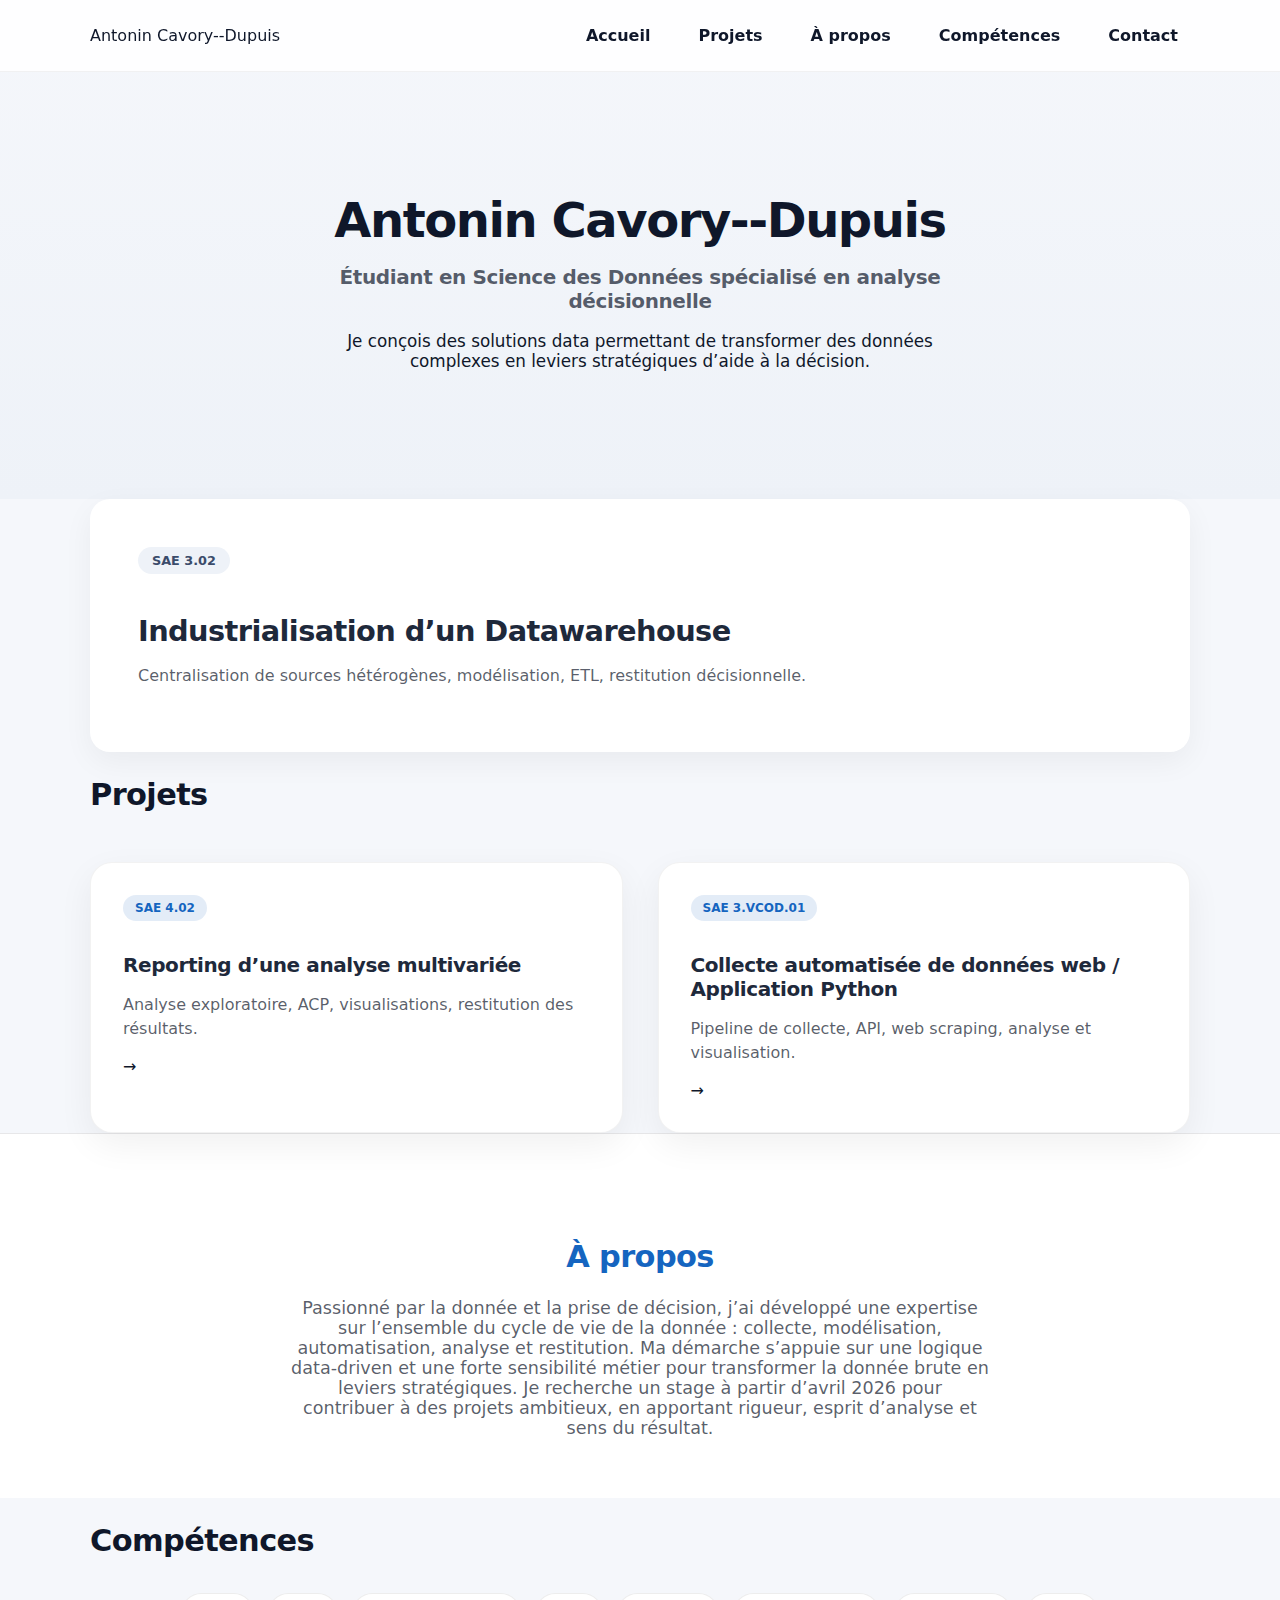
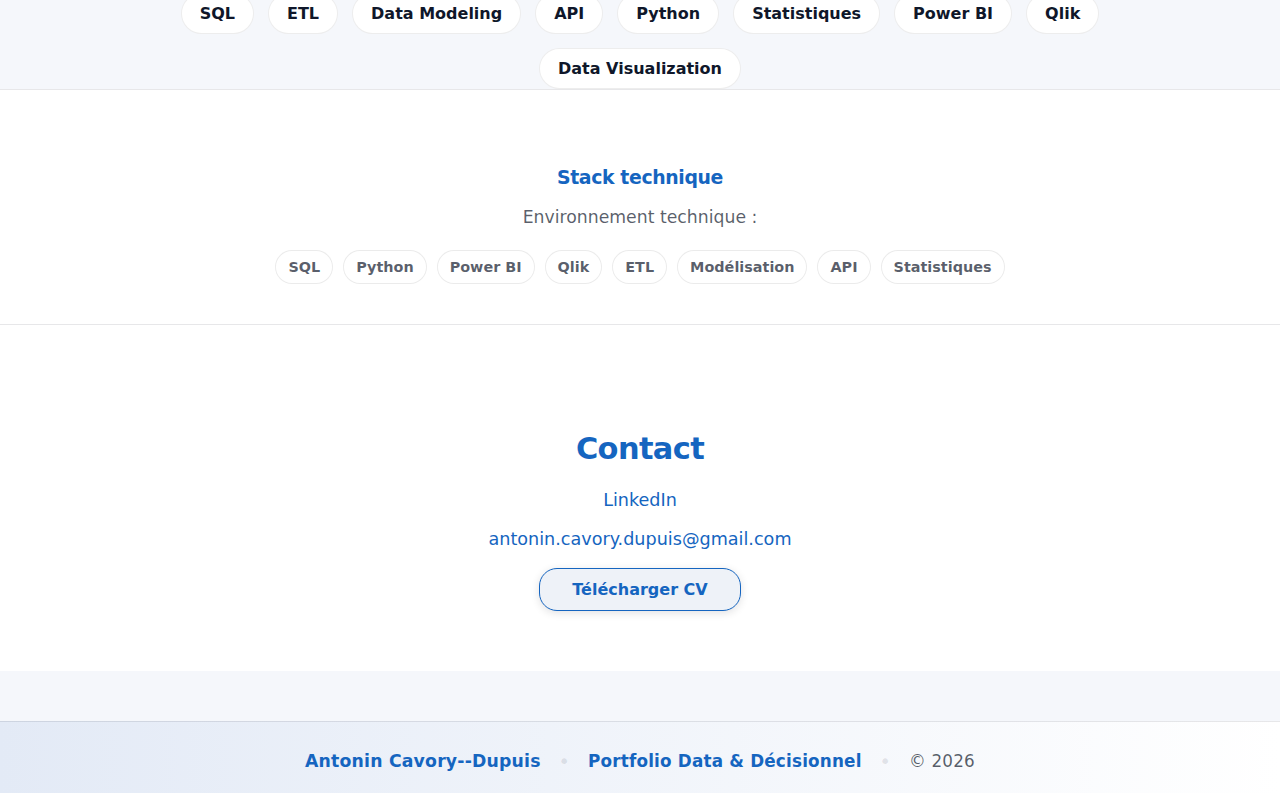
<file: index.html>
<!DOCTYPE html>
<html lang="fr">
<head>
  <meta charset="UTF-8" />
  <meta name="viewport" content="width=device-width, initial-scale=1.0" />
  <title>Antonin Cavory--Dupuis | Portfolio Data Analyst</title>

  <!-- IMPORTANT GitHub Pages: chemins relatifs -->
  <link rel="stylesheet" href="./style.css" />
</head>

<body>
  <!-- NAVBAR (match CSS: .nav-inner, .brand, .nav-links) -->
  <header class="navbar">
    <div class="container nav-inner">
      <a class="brand" href="./index.html#accueil">Antonin Cavory--Dupuis</a>

      <nav class="nav-links" aria-label="Navigation principale">
        <a href="./index.html#accueil">Accueil</a>
        <a href="./index.html#projets">Projets</a>
        <a href="./index.html#apropos">À propos</a>
        <a href="./index.html#competences">Compétences</a>
        <a href="./index.html#contact">Contact</a>
      </nav>
    </div>
  </header>

  <main>
    <!-- HERO (match CSS: .hero + .hero-content) -->
    <section id="accueil" class="hero">
      <div class="container hero-content">
        <h1 class="hero-name">Antonin Cavory--Dupuis</h1>
        <h2 class="hero-title">Étudiant en Science des Données spécialisé en analyse décisionnelle</h2>
        <p class="hero-impact">
          Je conçois des solutions data permettant de transformer des données complexes en leviers stratégiques d’aide à la décision.
        </p>
      </div>
    </section>

<!-- PROJET PHARE -->
<section id="projet-phare" class="featured-project-section">
  <div class="container">
    <a href="./projects/sae-3-02-datawarehouse.html" 
       class="featured-project-card" 
       aria-label="Voir le projet Datawarehouse SAE 3.02">
      <div class="featured-project-content">
        <span class="project-tag">SAE 3.02</span>
        <h2>Industrialisation d’un Datawarehouse</h2>
        <p class="project-desc">
          Centralisation de sources hétérogènes, modélisation, ETL, restitution décisionnelle.
        </p>
      </div>
    </a>
  </div>
</section>

    <!-- PROJETS -->
    <section id="projets" class="projects-section">
      <div class="container">
        <h2>Projets</h2>

        <div class="projects-grid">
          <a href="./projects/sae-4-02-reporting-multivarie.html" class="project-card project-link" aria-label="Voir le projet Reporting multivarié SAE 4.02">
            <div class="project-badges"><span class="project-badge">SAE 4.02</span></div>
            <h3>Reporting d’une analyse multivariée</h3>
            <p class="project-desc">Analyse exploratoire, ACP, visualisations, restitution des résultats.</p>
            <span class="project-link-arrow" aria-hidden="true">→</span>
          </a>

          <a href="./projects/sae-3-vcod-01-collecte-web.html" class="project-card project-link" aria-label="Voir le projet Collecte web SAE 3.VCOD.01">
            <div class="project-badges"><span class="project-badge">SAE 3.VCOD.01</span></div>
            <h3>Collecte automatisée de données web / Application Python</h3>
            <p class="project-desc">Pipeline de collecte, API, web scraping, analyse et visualisation.</p>
            <span class="project-link-arrow" aria-hidden="true">→</span>
          </a>
        </div>
      </div>
    </section>

    <!-- A PROPOS -->
    <section id="apropos" class="about-section">
      <div class="container">
        <h2>À propos</h2>
        <p>
          Passionné par la donnée et la prise de décision, j’ai développé une expertise sur l’ensemble du cycle de vie de la donnée :
          collecte, modélisation, automatisation, analyse et restitution. Ma démarche s’appuie sur une logique data-driven et une forte
          sensibilité métier pour transformer la donnée brute en leviers stratégiques. Je recherche un stage à partir d’avril 2026 pour
          contribuer à des projets ambitieux, en apportant rigueur, esprit d’analyse et sens du résultat.
        </p>
      </div>
    </section>

    <!-- COMPETENCES (match CSS: .skills-grid) -->
    <section id="competences" class="skills-section">
      <div class="container">
        <h2>Compétences</h2>

        <div class="skills-grid" aria-label="Compétences clés">
          <span>SQL</span>
          <span>ETL</span>
          <span>Data Modeling</span>
          <span>API</span>
          <span>Python</span>
          <span>Statistiques</span>
          <span>Power BI</span>
          <span>Qlik</span>
          <span>Data Visualization</span>
        </div>
      </div>
    </section>

    <!-- STACK (corrigé: .stack-list doit être un UL + LI) -->
    <section id="stack" class="stack-section">
      <div class="container">
        <h2>Stack technique</h2>

        <div class="stack-content">
          <span>Environnement technique :</span>
          <ul class="stack-list" aria-label="Technologies">
            <li>SQL</li>
            <li>Python</li>
            <li>Power BI</li>
            <li>Qlik</li>
            <li>ETL</li>
            <li>Modélisation</li>
            <li>API</li>
            <li>Statistiques</li>
          </ul>
        </div>
      </div>
    </section>

    <!-- CONTACT -->
    <section id="contact" class="contact-section">
      <div class="container">
        <h2>Contact</h2>

        <div class="contact-links">
          <a href="https://www.linkedin.com/in/antonin-cavory-dupuis" target="_blank" rel="noopener" class="contact-link">LinkedIn</a>
          <a href="mailto:antonin.cavory.dupuis@gmail.com" class="contact-link">antonin.cavory.dupuis@gmail.com</a>
          <a href="./assets/CV.pdf" class="btn-secondary" download aria-label="Télécharger mon CV">Télécharger CV</a>
        </div>
      </div>
    </section>
  </main>

  <!-- FOOTER (match CSS: .footer ...) -->
  <footer class="footer">
    <div class="container footer-content">
      <span class="footer-name">Antonin Cavory--Dupuis</span>
      <span class="footer-sep">•</span>
      <span class="footer-role">Portfolio Data &amp; Décisionnel</span>
      <span class="footer-sep">•</span>
      <span class="footer-year">© 2026</span>
    </div>
  </footer>

  <script defer src="./script.js"></script>
</body>
</html>
</file>
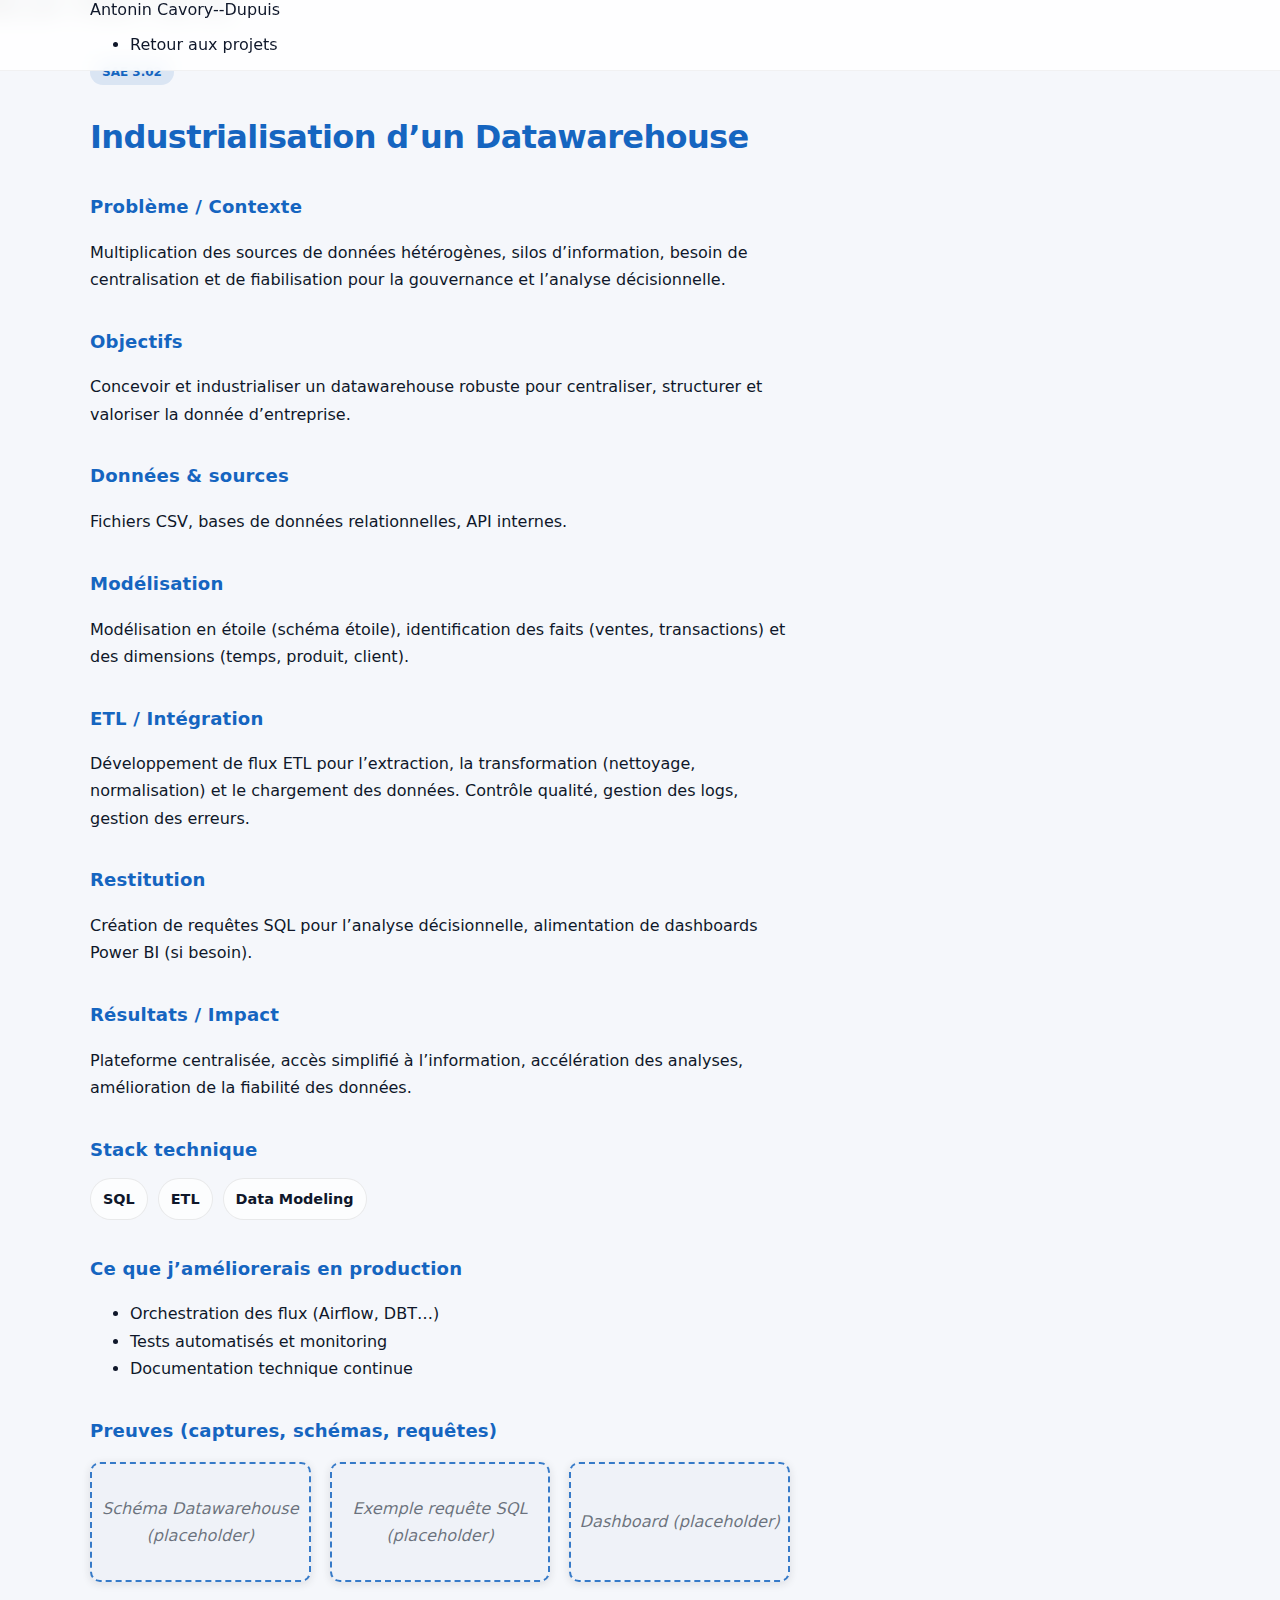
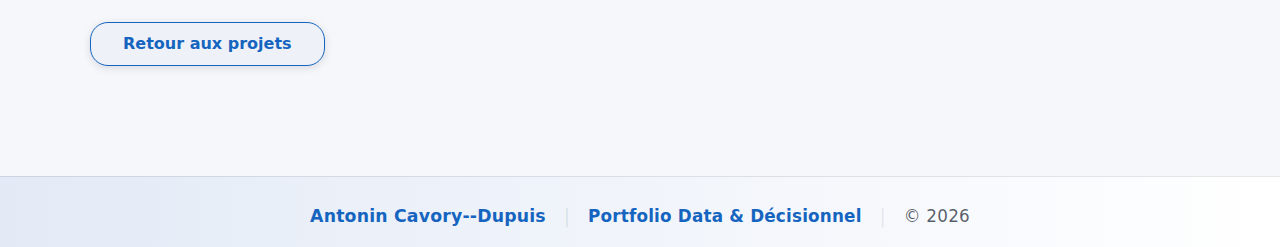
<file: projects/sae-3-02-datawarehouse.html>
<!DOCTYPE html>
<html lang="fr">
<head>
    <meta charset="UTF-8">
    <meta name="viewport" content="width=device-width, initial-scale=1.0">
    <title>SAE 3.02 – Industrialisation d’un Datawarehouse | Antonin Cavory--Dupuis</title>
    <meta name="description" content="Projet phare : Industrialisation d’un Datawarehouse (SAE 3.02) – Antonin Cavory--Dupuis. Centralisation, modélisation, ETL, restitution décisionnelle.">
    <link rel="stylesheet" href="../style.css">
    <link rel="icon" type="image/x-icon" href="../assets/favicon.ico">
    <meta property="og:title" content="SAE 3.02 – Industrialisation d’un Datawarehouse | Antonin Cavory--Dupuis">
    <meta property="og:description" content="Projet phare : Industrialisation d’un Datawarehouse (SAE 3.02) – Centralisation, modélisation, ETL, restitution décisionnelle.">
</head>
<body>
    <header class="navbar">
        <div class="container nav-container">
            <div class="logo">Antonin Cavory--Dupuis</div>
            <nav>
                <ul>
                    <li><a href="../index.html#projets">Retour aux projets</a></li>
                </ul>
            </nav>
        </div>
    </header>
    <main>
        <nav class="breadcrumb" aria-label="Fil d’Ariane">
            <a href="../index.html">Accueil</a> &gt; <a href="../index.html#projets">Projets</a> &gt; <span>SAE 3.02</span>
        </nav>
        <section class="project-case-study">
            <div class="container">
                <div class="project-header">
                    <span class="project-badge">SAE 3.02</span>
                    <h1>Industrialisation d’un Datawarehouse</h1>
                </div>
                <div class="project-sections">
                    <section>
                        <h2>Problème / Contexte</h2>
                        <p>Multiplication des sources de données hétérogènes, silos d’information, besoin de centralisation et de fiabilisation pour la gouvernance et l’analyse décisionnelle.</p>
                    </section>
                    <section>
                        <h2>Objectifs</h2>
                        <p>Concevoir et industrialiser un datawarehouse robuste pour centraliser, structurer et valoriser la donnée d’entreprise.</p>
                    </section>
                    <section>
                        <h2>Données &amp; sources</h2>
                        <p>Fichiers CSV, bases de données relationnelles, API internes.</p>
                    </section>
                    <section>
                        <h2>Modélisation</h2>
                        <p>Modélisation en étoile (schéma étoile), identification des faits (ventes, transactions) et des dimensions (temps, produit, client).</p>
                    </section>
                    <section>
                        <h2>ETL / Intégration</h2>
                        <p>Développement de flux ETL pour l’extraction, la transformation (nettoyage, normalisation) et le chargement des données. Contrôle qualité, gestion des logs, gestion des erreurs.</p>
                    </section>
                    <section>
                        <h2>Restitution</h2>
                        <p>Création de requêtes SQL pour l’analyse décisionnelle, alimentation de dashboards Power BI (si besoin).</p>
                    </section>
                    <section>
                        <h2>Résultats / Impact</h2>
                        <p>Plateforme centralisée, accès simplifié à l’information, accélération des analyses, amélioration de la fiabilité des données.</p>
                    </section>
                    <section>
                        <h2>Stack technique</h2>
                        <ul class="stack-list">
                            <li>SQL</li>
                            <li>ETL</li>
                            <li>Data Modeling</li>
                        </ul>
                    </section>
                    <section>
                        <h2>Ce que j’améliorerais en production</h2>
                        <ul>
                            <li>Orchestration des flux (Airflow, DBT…)</li>
                            <li>Tests automatisés et monitoring</li>
                            <li>Documentation technique continue</li>
                        </ul>
                    </section>
                    <section>
                        <h2>Preuves (captures, schémas, requêtes)</h2>
                        <div class="proofs-grid">
                            <div class="proof-placeholder" aria-label="Emplacement schéma datawarehouse">Schéma Datawarehouse (placeholder)</div>
                            <div class="proof-placeholder" aria-label="Emplacement requête SQL">Exemple requête SQL (placeholder)</div>
                            <div class="proof-placeholder" aria-label="Emplacement dashboard">Dashboard (placeholder)</div>
                        </div>
                    </section>
                </div>
                <div class="project-actions">
                    <a href="../index.html#projets" class="btn-secondary">Retour aux projets</a>
                </div>
            </div>
        </section>
    </main>
    <footer class="footer">
        <div class="container">
            <div class="footer-content">
                <span class="footer-name">Antonin Cavory--Dupuis</span>
                <span class="footer-sep">|</span>
                <span class="footer-role">Portfolio Data &amp; Décisionnel</span>
                <span class="footer-sep">|</span>
                <span class="footer-year">&copy; 2026</span>
            </div>
        </div>
    </footer>
    <script src="../script.js"></script>
</body>
</html>
</file>
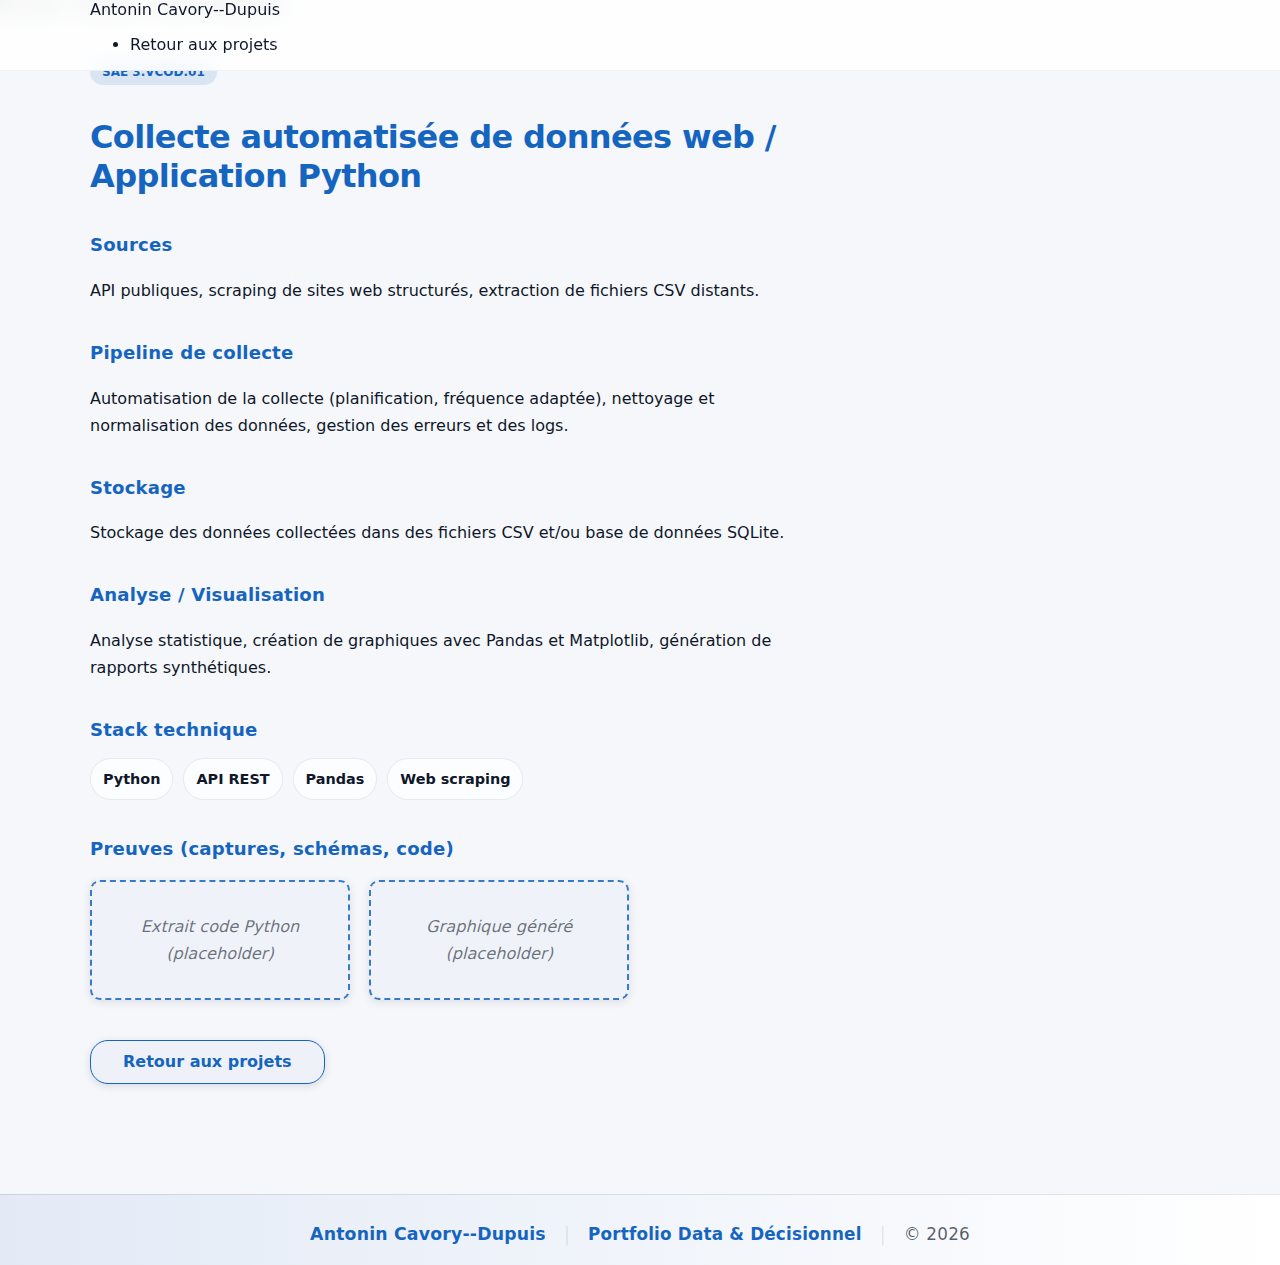
<file: projects/sae-3-vcod-01-collecte-web.html>
<!DOCTYPE html>
<html lang="fr">
<head>
    <meta charset="UTF-8">
    <meta name="viewport" content="width=device-width, initial-scale=1.0">
    <title>SAE 3.VCOD.01 – Collecte automatisée de données web | Antonin Cavory--Dupuis</title>
    <meta name="description" content="Projet : Collecte automatisée de données web (SAE 3.VCOD.01) – Antonin Cavory--Dupuis. Pipeline Python, API, web scraping, analyse, visualisation.">
    <link rel="stylesheet" href="../style.css">
    <link rel="icon" type="image/x-icon" href="../assets/favicon.ico">
    <meta property="og:title" content="SAE 3.VCOD.01 – Collecte automatisée de données web | Antonin Cavory--Dupuis">
    <meta property="og:description" content="Projet : Collecte automatisée de données web (SAE 3.VCOD.01) – Pipeline Python, API, web scraping, analyse, visualisation.">
</head>
<body>
    <header class="navbar">
        <div class="container nav-container">
            <div class="logo">Antonin Cavory--Dupuis</div>
            <nav>
                <ul>
                    <li><a href="../index.html#projets">Retour aux projets</a></li>
                </ul>
            </nav>
        </div>
    </header>
    <main>
        <nav class="breadcrumb" aria-label="Fil d’Ariane">
            <a href="../index.html">Accueil</a> &gt; <a href="../index.html#projets">Projets</a> &gt; <span>SAE 3.VCOD.01</span>
        </nav>
        <section class="project-case-study">
            <div class="container">
                <div class="project-header">
                    <span class="project-badge">SAE 3.VCOD.01</span>
                    <h1>Collecte automatisée de données web / Application Python</h1>
                </div>
                <div class="project-sections">
                    <section>
                        <h2>Sources</h2>
                        <p>API publiques, scraping de sites web structurés, extraction de fichiers CSV distants.</p>
                    </section>
                    <section>
                        <h2>Pipeline de collecte</h2>
                        <p>Automatisation de la collecte (planification, fréquence adaptée), nettoyage et normalisation des données, gestion des erreurs et des logs.</p>
                    </section>
                    <section>
                        <h2>Stockage</h2>
                        <p>Stockage des données collectées dans des fichiers CSV et/ou base de données SQLite.</p>
                    </section>
                    <section>
                        <h2>Analyse / Visualisation</h2>
                        <p>Analyse statistique, création de graphiques avec Pandas et Matplotlib, génération de rapports synthétiques.</p>
                    </section>
                    <section>
                        <h2>Stack technique</h2>
                        <ul class="stack-list">
                            <li>Python</li>
                            <li>API REST</li>
                            <li>Pandas</li>
                            <li>Web scraping</li>
                        </ul>
                    </section>
                    <section>
                        <h2>Preuves (captures, schémas, code)</h2>
                        <div class="proofs-grid">
                            <div class="proof-placeholder" aria-label="Emplacement code Python">Extrait code Python (placeholder)</div>
                            <div class="proof-placeholder" aria-label="Emplacement graphique">Graphique généré (placeholder)</div>
                        </div>
                    </section>
                </div>
                <div class="project-actions">
                    <a href="../index.html#projets" class="btn-secondary">Retour aux projets</a>
                </div>
            </div>
        </section>
    </main>
    <footer class="footer">
        <div class="container">
            <div class="footer-content">
                <span class="footer-name">Antonin Cavory--Dupuis</span>
                <span class="footer-sep">|</span>
                <span class="footer-role">Portfolio Data &amp; Décisionnel</span>
                <span class="footer-sep">|</span>
                <span class="footer-year">&copy; 2026</span>
            </div>
        </div>
    </footer>
    <script src="../script.js"></script>
</body>
</html>
</file>
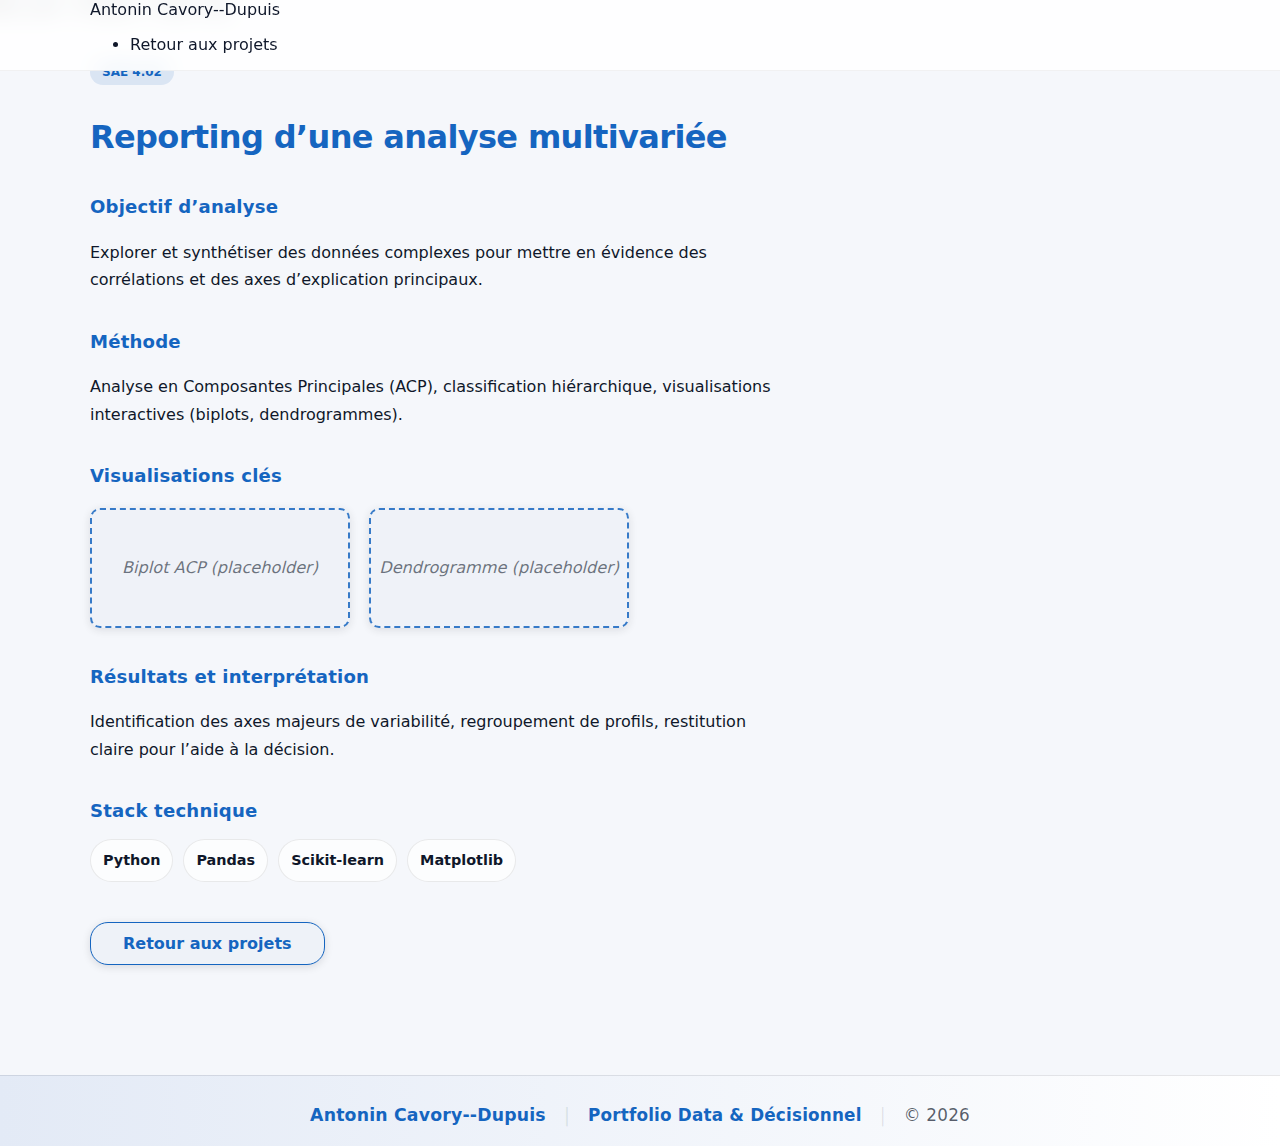
<file: projects/sae-4-02-reporting-multivarie.html>
<!DOCTYPE html>
<html lang="fr">
<head>
    <meta charset="UTF-8">
    <meta name="viewport" content="width=device-width, initial-scale=1.0">
    <title>SAE 4.02 – Reporting d’une analyse multivariée | Antonin Cavory--Dupuis</title>
    <meta name="description" content="Projet : Reporting d’une analyse multivariée (SAE 4.02) – Antonin Cavory--Dupuis. Analyse exploratoire, ACP, visualisations, restitution.">
    <link rel="stylesheet" href="../style.css">
    <link rel="icon" type="image/x-icon" href="../assets/favicon.ico">
    <meta property="og:title" content="SAE 4.02 – Reporting d’une analyse multivariée | Antonin Cavory--Dupuis">
    <meta property="og:description" content="Projet : Reporting d’une analyse multivariée (SAE 4.02) – Analyse exploratoire, ACP, visualisations, restitution.">
</head>
<body>
    <header class="navbar">
        <div class="container nav-container">
            <div class="logo">Antonin Cavory--Dupuis</div>
            <nav>
                <ul>
                    <li><a href="../index.html#projets">Retour aux projets</a></li>
                </ul>
            </nav>
        </div>
    </header>
    <main>
        <nav class="breadcrumb" aria-label="Fil d’Ariane">
            <a href="../index.html">Accueil</a> &gt; <a href="../index.html#projets">Projets</a> &gt; <span>SAE 4.02</span>
        </nav>
        <section class="project-case-study">
            <div class="container">
                <div class="project-header">
                    <span class="project-badge">SAE 4.02</span>
                    <h1>Reporting d’une analyse multivariée</h1>
                </div>
                <div class="project-sections">
                    <section>
                        <h2>Objectif d’analyse</h2>
                        <p>Explorer et synthétiser des données complexes pour mettre en évidence des corrélations et des axes d’explication principaux.</p>
                    </section>
                    <section>
                        <h2>Méthode</h2>
                        <p>Analyse en Composantes Principales (ACP), classification hiérarchique, visualisations interactives (biplots, dendrogrammes).</p>
                    </section>
                    <section>
                        <h2>Visualisations clés</h2>
                        <div class="proofs-grid">
                            <div class="proof-placeholder" aria-label="Emplacement biplot">Biplot ACP (placeholder)</div>
                            <div class="proof-placeholder" aria-label="Emplacement dendrogramme">Dendrogramme (placeholder)</div>
                        </div>
                    </section>
                    <section>
                        <h2>Résultats et interprétation</h2>
                        <p>Identification des axes majeurs de variabilité, regroupement de profils, restitution claire pour l’aide à la décision.</p>
                    </section>
                    <section>
                        <h2>Stack technique</h2>
                        <ul class="stack-list">
                            <li>Python</li>
                            <li>Pandas</li>
                            <li>Scikit-learn</li>
                            <li>Matplotlib</li>
                        </ul>
                    </section>
                </div>
                <div class="project-actions">
                    <a href="../index.html#projets" class="btn-secondary">Retour aux projets</a>
                </div>
            </div>
        </section>
    </main>
    <footer class="footer">
        <div class="container">
            <div class="footer-content">
                <span class="footer-name">Antonin Cavory--Dupuis</span>
                <span class="footer-sep">|</span>
                <span class="footer-role">Portfolio Data &amp; Décisionnel</span>
                <span class="footer-sep">|</span>
                <span class="footer-year">&copy; 2026</span>
            </div>
        </div>
    </footer>
    <script src="../script.js"></script>
</body>
</html>
</file>
<file: style.css>
/* ===== THEME / VARIABLES (obligatoire car ton CSS utilise var(--color-...)) ===== */
:root{
  --color-bg: #f5f7fb;
  --color-card: #ffffff;
  --color-bg-dark: #eef2f8;
  --color-border: rgba(15, 23, 42, 0.10);

  --color-text: #0f172a;
  --color-muted: rgba(15, 23, 42, 0.70);

  --color-primary: #1565c0;
  --color-primary-dark: #0f4ea0;

  --shadow-sm: 0 6px 18px rgba(2, 8, 23, 0.08);
  --shadow-md: 0 14px 36px rgba(2, 8, 23, 0.10);

  --radius: 18px;
  --radius-sm: 12px;

  --focus-outline: 3px solid rgba(21, 101, 192, 0.35);

    /* Variables manquantes utilisées plus bas dans ton CSS */
  --color-accent: var(--color-primary);
  --color-secondary: var(--color-muted);
  --color-shadow: rgba(2, 8, 23, 0.12);

  --shadow: var(--shadow-sm);
  --transition: .18s ease;

  --btn-gradient: linear-gradient(90deg, #0d47a1 0%, #1565c0 100%);
  --btn-radius: 14px;
  --btn-shadow: var(--shadow-sm);

  --font-main: system-ui, -apple-system, "Segoe UI", Roboto, Arial, sans-serif;

  --color-link: var(--color-primary);
  --color-link-hover: var(--color-primary-dark);

}

/* ===== BASE ===== */
*,
*::before,
*::after{ box-sizing: border-box; }

html {
    scroll-behavior: smooth;
    background: var(--color-bg);
}

body {
    margin: 0;
    font-family: var(--font-main);
    color: var(--color-text);
    background: var(--color-bg);
    min-height: 100vh;
}

.container {
    width: 90%;
    max-width: 1100px;
    margin: 0 auto;
}


section{ scroll-margin-top: 90px; }

h1, h2, h3 {
  letter-spacing: -0.02em;
}

a {
  text-decoration: none;
  color: inherit;
}

a:hover {
  text-decoration: none;
}


.projects-section h2,
.about-section h2,
.skills-section h2,
.stack-section h2,
.contact-section h2 {
  font-size: 1.9rem;
}

.project-tag {
  display: inline-block;
  background: #eef2f8;
  color: #3b4c6b;
  font-size: 0.8rem;
  font-weight: 600;
  padding: 6px 14px;
  border-radius: 20px;
  margin-bottom: 1rem;
}

.project-card h3 {
  font-size: 1.3rem;
  font-weight: 600;
  color: #1e293b;
}

/* Carte projet phare */
.featured-project-card {
  display: block;
  background: white;
  padding: 3rem;
  border-radius: 20px;
  box-shadow: 0 10px 30px rgba(0,0,0,0.05);
  transition: all 0.3s ease;
}

.featured-project-card:hover {
  transform: translateY(-6px);
  box-shadow: 0 20px 40px rgba(0,0,0,0.08);
}

/* Badge SAE */
.project-tag {
  display: inline-block;
  background: #eef2f8;
  color: #3b4c6b;
  font-size: 0.8rem;
  font-weight: 600;
  padding: 6px 14px;
  border-radius: 20px;
  margin-bottom: 1rem;
}

/* Titre */
.featured-project-card h2 {
  font-size: 1.8rem;
  margin-bottom: 1rem;
  color: #1e293b;
}

/* Description */
.project-desc {
  color: #64748b;
  line-height: 1.6;
}

/* ===== BUTTONS (si ton CSS en a déjà, ça harmonise) ===== */

.btn-primary:hover{ transform: translateY(-1px); box-shadow: var(--shadow-md); }

.btn-secondary:hover{ transform: translateY(-1px); box-shadow: var(--shadow-sm); }


/* Reset global pour éviter les débordements et bugs de layout */
* {
    box-sizing: border-box;
}
body {
    overflow-x: hidden;
}
/* Section Stack technique */
.stack-section {
    background: var(--color-card);
    padding: 60px 0 40px 0;
    border-top: 1px solid var(--color-border);
}
.stack-section h2 {
    color: var(--color-primary);
    text-align: center;
    margin-bottom: 1.2rem;
    font-size: 1.18rem;
    font-weight: 700;
}
.stack-content {
    display: flex;
    flex-direction: column;
    align-items: center;
    gap: 0.7rem;
    font-size: 1.08rem;
    color: var(--color-secondary);
}
/* ===== STACK LIST (badges) ===== */
.stack-list {
  display: flex;
  flex-wrap: wrap;
  gap: 10px;
  margin: 12px 0 0;
  padding: 0;
  list-style: none;
}

.stack-list li {
  display: inline-flex;
  align-items: center;
  padding: 8px 12px;
  border-radius: 999px;
  border: 1px solid rgba(0,0,0,0.08);
  background: rgba(255,255,255,0.7);
  font-weight: 600;
  font-size: 0.9rem;
}

.project-link {
  cursor: pointer;
  outline: none;
  position: relative;
  display: block;
}
.project-link:focus {
  outline: var(--focus-outline);
  z-index: 2;
}

/* Project case study (pages projets) */
.project-case-study {
    background: var(--color-bg);
    padding: 40px 0 60px 0;
}
.project-header {
    margin-bottom: 2.2rem;
    text-align: left;
}
.project-header h1 {
    font-size: 2rem;
    color: var(--color-primary);
    font-weight: 700;
    margin-bottom: 0.2rem;
    max-width: 700px;
    line-height: 1.2;
}
.project-sections section {
    margin-bottom: 2.1rem;
    max-width: 700px;
    line-height: 1.7;
}
.project-sections h2 {
    color: var(--color-accent);
    font-size: 1.13rem;
    font-weight: 600;
    margin-bottom: 0.5rem;
    letter-spacing: 0.2px;
}
.project-actions {
    margin-top: 2.5rem;
}
/* Proofs (Preuves) */
.proofs-grid {
    display: flex;
    flex-wrap: wrap;
    gap: 1.2rem;
    margin-top: 1rem;
}
.proof-placeholder {
    background: var(--color-bg-dark);
    border: 2px dashed var(--color-accent);
    border-radius: 10px;
    min-width: 180px;
    min-height: 120px;
    max-width: 260px;
    flex: 1 1 180px;
    display: flex;
    align-items: center;
    justify-content: center;
    color: var(--color-secondary);
    font-size: 1.01rem;
    font-style: italic;
    text-align: center;
    opacity: 0.85;
    box-shadow: 0 2px 8px var(--color-shadow);
}

/* Accessibilité focus visible */
a:focus, button:focus, .btn-primary:focus, .btn-secondary:focus, .project-link:focus {
    outline: var(--focus-outline);
    outline-offset: 2px;
    z-index: 2;
}
@media (max-width: 700px) {
    .project-header h1 {
        font-size: 1.3rem;
    }
    .project-sections section {
        max-width: 98vw;
    }
    .proof-placeholder {
        min-width: 120px;
        min-height: 70px;
        font-size: 0.93rem;
    }
}

/* ===== NAVBAR PREMIUM ===== */
.navbar {
  position: fixed;
  top: 0;
  width: 100%;
  background: rgba(255,255,255,0.85);
  backdrop-filter: blur(10px);
  border-bottom: 1px solid rgba(0,0,0,0.05);
  z-index: 1000;
}

.nav-inner {
  display: flex;
  justify-content: space-between;
  align-items: center;
  padding: 18px 0;
}

.nav-links {
  display: flex;
  gap: 24px;
}

.nav-links a {
  font-weight: 600;
  padding: 8px 12px;
  border-radius: 10px;
  transition: 0.2s ease;
}

.nav-links a:hover {
  background: rgba(21,101,192,0.08);
}

/* IMPORTANT : ancres avec navbar fixed */
section {
  scroll-margin-top: 90px;
}

/* Mobile */
@media (max-width: 720px) {
  .nav-inner {
    flex-direction: column;
    align-items: flex-start;
  }
  .nav-links {
    width: 100%;
    justify-content: flex-start;
  }
}


/* ===== HERO PREMIUM ===== */
.hero {
  padding: 160px 0 100px;
  text-align: center;
  background: linear-gradient(180deg, #f5f7fb 0%, #eef2f8 100%);
}

.hero-content {
  max-width: 750px;
  margin: 0 auto;
}

.hero-name {
  font-size: 3rem;
  font-weight: 800;
  letter-spacing: -0.03em;
  margin-bottom: 12px;
}

.hero-title {
  font-size: 1.25rem;
  font-weight: 600;
  color: var(--color-muted);
  margin-bottom: 18px;
}

.hero-impact {
  font-size: 1.05rem;
  max-width: 600px;
  margin: 0 auto 28px;
}

.hero-btns {
  display: flex;
  justify-content: center;
  gap: 16px;
  margin-top: 25px;
}


/* ===== PROJETS PREMIUM ===== */
.projects-grid {
  display: grid;
  grid-template-columns: repeat(auto-fit, minmax(320px, 1fr));
  gap: 35px;
  margin-top: 50px;
}

.project-card {
  background: white;
  border-radius: 22px;
  padding: 32px;
  box-shadow: 0 12px 35px rgba(0,0,0,0.06);
  transition: transform 0.25s ease, box-shadow 0.25s ease;
  border: 1px solid rgba(0,0,0,0.05);
}

.project-card:hover {
  transform: translateY(-8px);
  box-shadow: 0 20px 50px rgba(0,0,0,0.10);
}

.project-badge {
  display: inline-block;
  font-size: 0.75rem;
  font-weight: 700;
  padding: 6px 12px;
  border-radius: 999px;
  background: rgba(21,101,192,0.12);
  color: var(--color-primary);
  margin-bottom: 12px;
}

.project-card h3 {
  margin-bottom: 12px;
  font-size: 1.25rem;
}

.project-desc {
  color: var(--color-muted);
  line-height: 1.5;
}


/* About Section */
.about-section {
    background: var(--color-card);
    padding: 80px 0 60px 0;
    border-top: 1px solid var(--color-border);
}
.about-section h2 {
    color: var(--color-primary);
    text-align: center;
    margin-bottom: 1.5rem;
}
.about-section p {
    max-width: 700px;
    margin: 0 auto;
    color: var(--color-secondary);
    font-size: 1.1rem;
    text-align: center;
}

/* ===== COMPÉTENCES PREMIUM ===== */
.skills-grid {
  display: flex;
  flex-wrap: wrap;
  gap: 14px;
  justify-content: center;
  margin-top: 35px;
}

.skills-grid span {
  padding: 10px 18px;
  border-radius: 999px;
  background: white;
  border: 1px solid rgba(0,0,0,0.07);
  font-weight: 600;
  transition: 0.25s ease;
}

.skills-grid span:hover {
  background: var(--color-primary);
  color: white;
  transform: translateY(-4px);
}

/* Contact Section */
.contact-section {
    background: var(--color-card);
    padding: 80px 0 60px 0;
    border-top: 1px solid var(--color-border);
}
.contact-section h2 {
    color: var(--color-primary);
    text-align: center;
    margin-bottom: 1.5rem;
}
.contact-links {
    display: flex;
    flex-direction: column;
    align-items: center;
    gap: 1.2rem;
}
.contact-link {
    color: var(--color-link);
    font-size: 1.1rem;
    text-decoration: none;
    transition: color var(--transition);
}
.contact-link:hover,
.contact-link:focus {
    color: var(--color-link-hover);
}
.btn-secondary {
    display: inline-block;
    background: var(--color-bg-dark);
    color: var(--color-accent);
    padding: 0.7em 2em;
    border-radius: var(--radius);
    font-size: 1rem;
    font-weight: 600;
    text-decoration: none;
    box-shadow: 0 2px 8px var(--color-shadow);
    border: 1px solid var(--color-accent);
    transition: background var(--transition), color var(--transition), transform var(--transition);
    cursor: pointer;
}
.btn-secondary:hover,
.btn-secondary:focus {
    background: var(--color-accent);
    color: #fff;
    transform: translateY(-2px) scale(1.03);
}

/* Footer */

/* Footer premium */
.footer {
    background: linear-gradient(90deg, #e3eaf6 0%, #fff 100%);
    padding: 1.7rem 0 1.2rem 0;
    border-top: 1.5px solid var(--color-border);
    margin-top: 50px;
}
.footer-content {
    display: flex;
    flex-wrap: wrap;
    justify-content: center;
    align-items: center;
    gap: 1.1rem;
    color: var(--color-secondary);
    font-size: 1.05rem;
    font-weight: 500;
    letter-spacing: 0.2px;
}
.footer-name {
    color: var(--color-accent);
    font-weight: 700;
    font-size: 1.08rem;
}
.footer-role {
    color: var(--color-primary);
    font-weight: 600;
}
.footer-sep {
    color: var(--color-border);
    font-size: 1.2em;
    font-weight: 400;
}
.footer-year {
    color: var(--color-secondary);
}

/* Responsive */
@media (max-width: 900px) {
    .projects-grid {
        grid-template-columns: 1fr;
    }
    .nav-inner {
        flex-direction: column;
        height: auto;
        gap: 0.7rem;
        padding: 0.7rem 0;
    }
}
@media (max-width: 600px) {
    .container {
        width: 98%;
    }
    .hero-content h1 {
        font-size: 2rem;
    }
    .hero-content h2 {
        font-size: 1.1rem;
    }
    .projects-section, .about-section, .skills-section, .contact-section {
        padding: 60px 0 40px 0;
    }
    .navbar {
        font-size: 0.98rem;
    }
}
</file>
